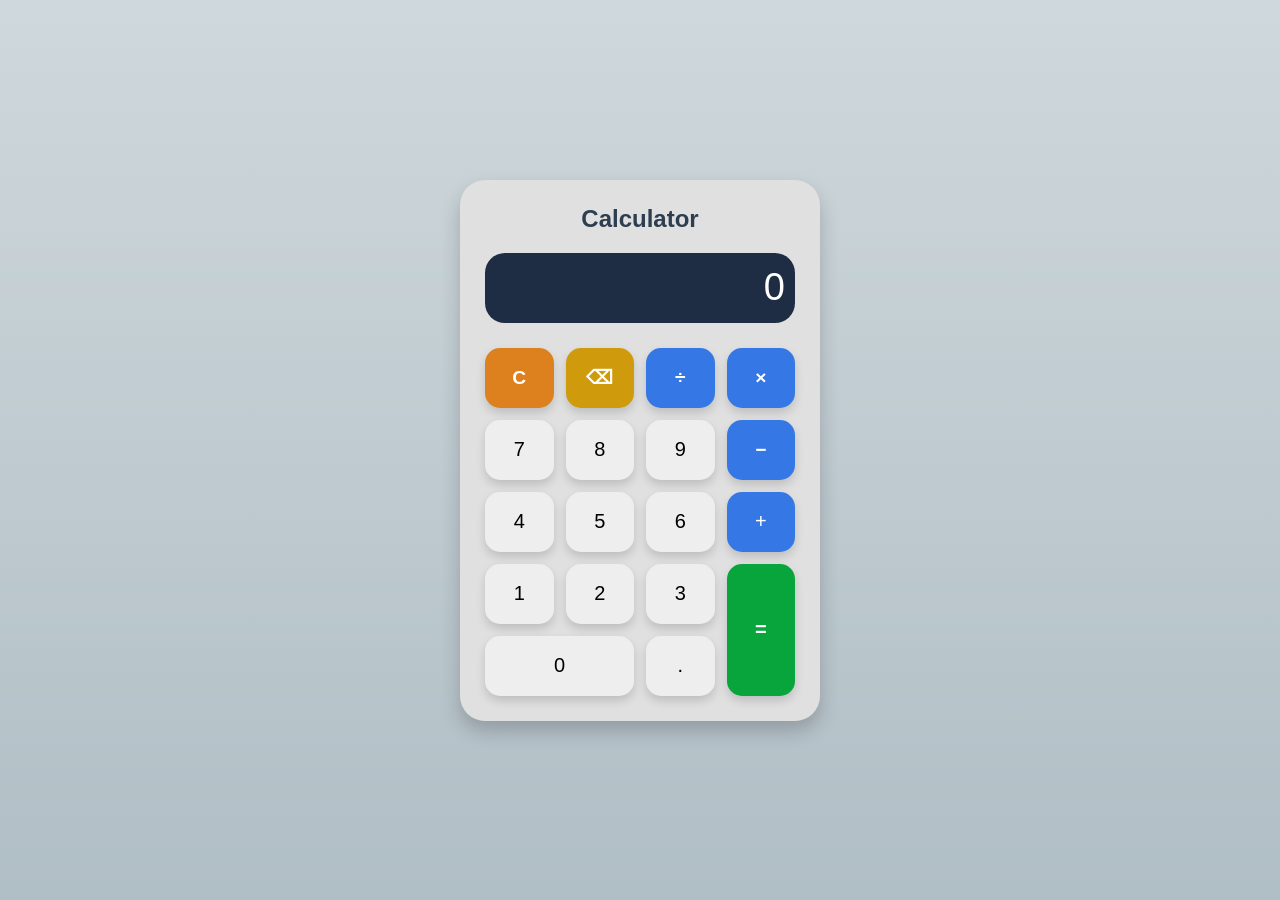
<file: Calculator/index.html>
<!DOCTYPE html>
<html lang="en">

<head>
    <meta charset="UTF-8">
    <meta name="viewport" content="width=device-width, initial-scale=1.0">
    <title>Calculator</title>
    <link rel="stylesheet" href="./calculator-syle.css">
</head>

<body>
    <div class="calculator">

        <h2>Calculator</h2>

        <div id="display"><div class="result">0</div></div>

        <div class="buttons" id="buttons">

            <button class="operator clear">C</button>
            <button id="backpace">&#9003;</button>
            <button class="operator">÷</button>
            <button class="operator">×</button>
            

            <button>7</button>
            <button>8</button>
            <button>9</button>
            <button class="operator">−</button>

            <button>4</button>
            <button>5</button>
            <button>6</button>
            <button class="plus">+</button>
            

            <button>1</button>
            <button>2</button>
            <button>3</button>
            <button class="equal">=</button>

            <button class="zero">0</button>
            <button>.</button>

        </div>

    </div>
    <script src="./calculator-logic.js"></script>
</body>

</html>
</file>
<file: Calculator/calculator-syle.css>
*{
    margin: 0;
    padding: 0;
    box-sizing: border-box;
    font-family: Arial, sans-serif;
}

body {
    background: linear-gradient(to bottom, #cfd8dc, #b0bec5);
    display: flex;
    justify-content: center;
    align-items: center;
    height: 100vh;
}

.calculator {
    background: #e0e0e0;
    padding: 25px;
    border-radius: 25px;
    width: 360px;
    box-shadow: 0 10px 20px rgba(0, 0, 0, 0.2);
}

h2 {
    text-align: center;
    margin-bottom: 20px;
    color: #2c3e50;
}

#display {
    width: 100%;
    height: 70px;
    background: #1f2d44;
    border: none;
    border-radius: 20px;
    color: white;
    font-size: 38px;
    display: flex;
    align-items: center;
    justify-content: flex-end;
    padding: 10px;
    margin-bottom: 25px;

    overflow: hidden;
}

.result{
    margin: 0;
}

.buttons {
    display: grid;
    grid-template-columns: repeat(4, 1fr);
    gap: 12px;
}

button {
    height: 60px;
    border: none;
    border-radius: 15px;
    font-size: 20px;
    background: #eeeeee;
    box-shadow: 0 5px 10px rgba(0, 0, 0, 0.15);
    cursor: pointer;
}

button:hover {
    transform: scale(1.05);
}

.operator {
    background: #3578e5;
    color: white;
    font-size: 1.2rem;
    font-weight: 600;
}

.plus {
    grid-row: span 1;
    /* height: 100%; */
    background: #3578e5;
    color: white;
}

.equal {
    grid-row: span 2;
    height: 100%;
    background: #08a43c;
    color: white;
    font-weight: 700;
}

.zero {
    grid-column: span 2;
}

.clear{
    background-color: rgb(221, 129, 31);
    font-weight: 700;
}

#backpace{
    background-color: #cf9b0c;
    color: white;
    font-weight: 700;
    font-size: 1.2rem;
}

/* Responsive Design */
@media (max-width: 319px) {
    body{
        width: 319px;
    }
}
</file>
